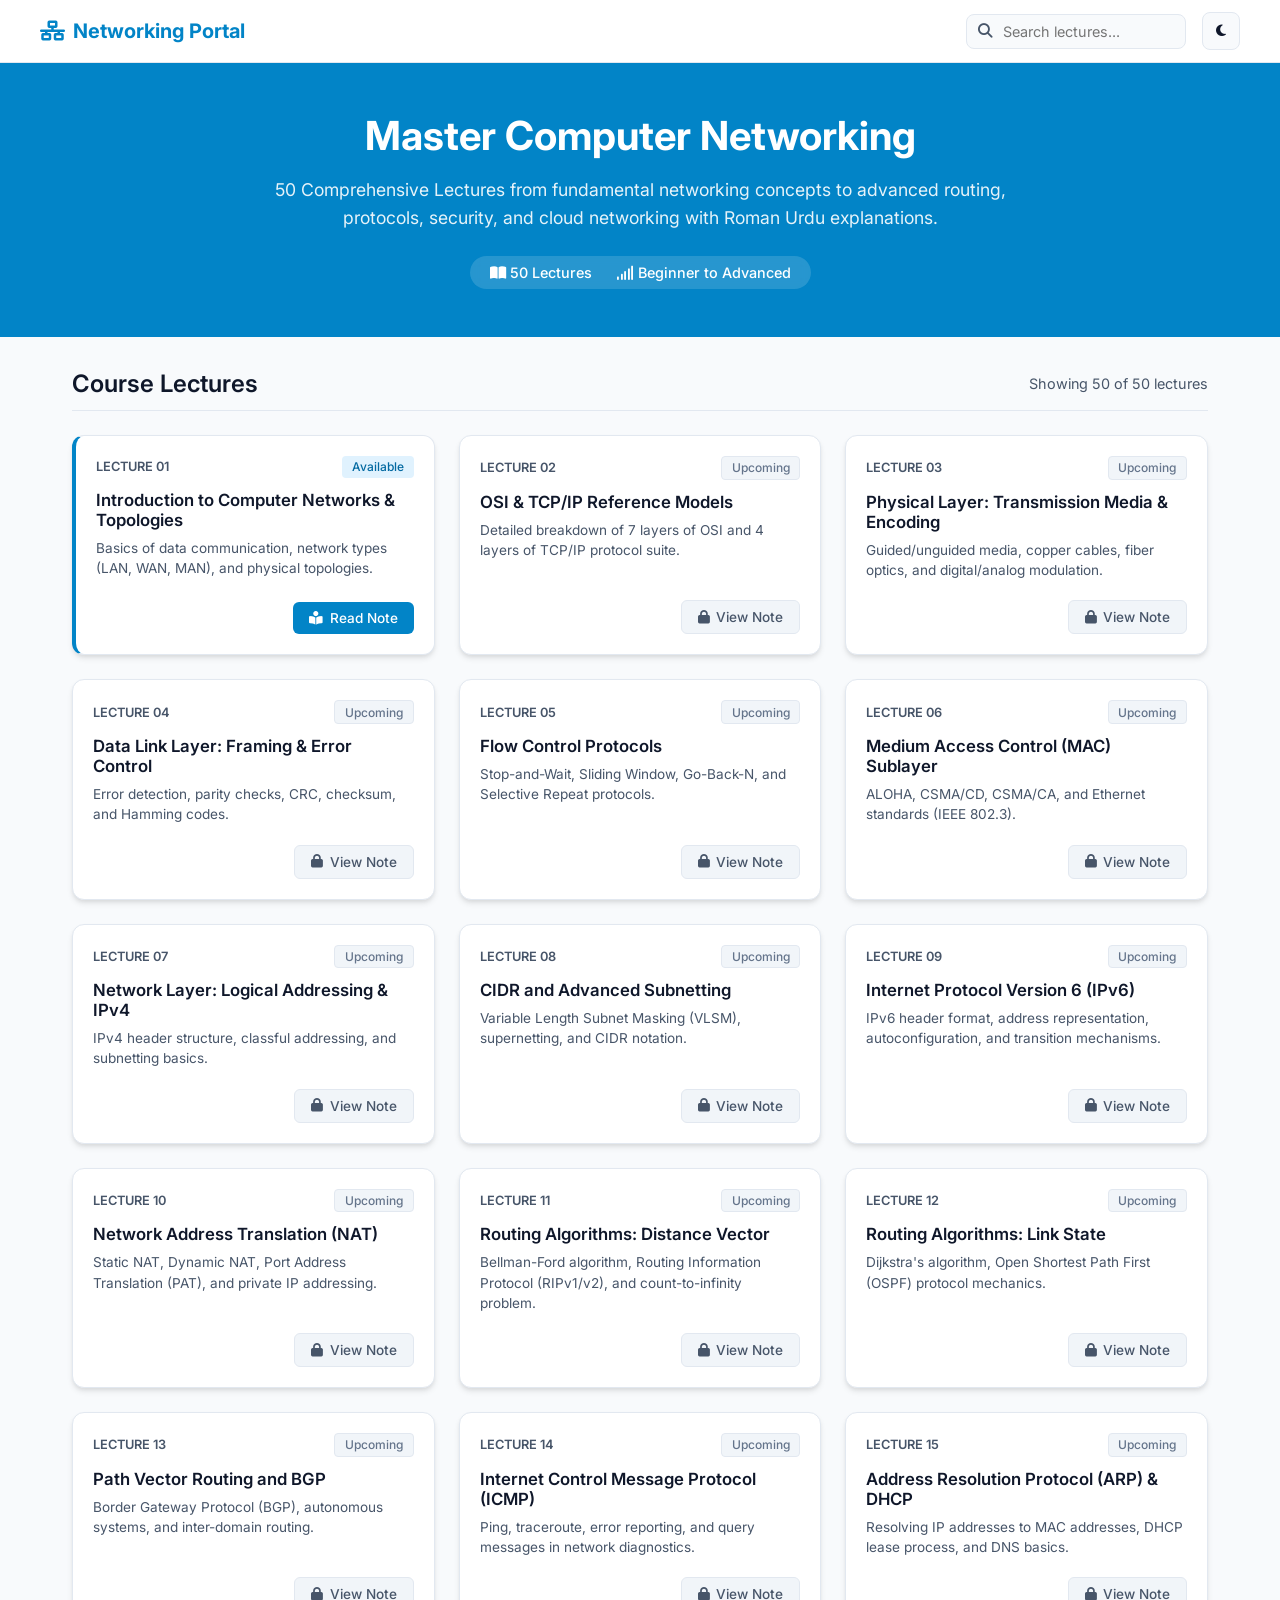
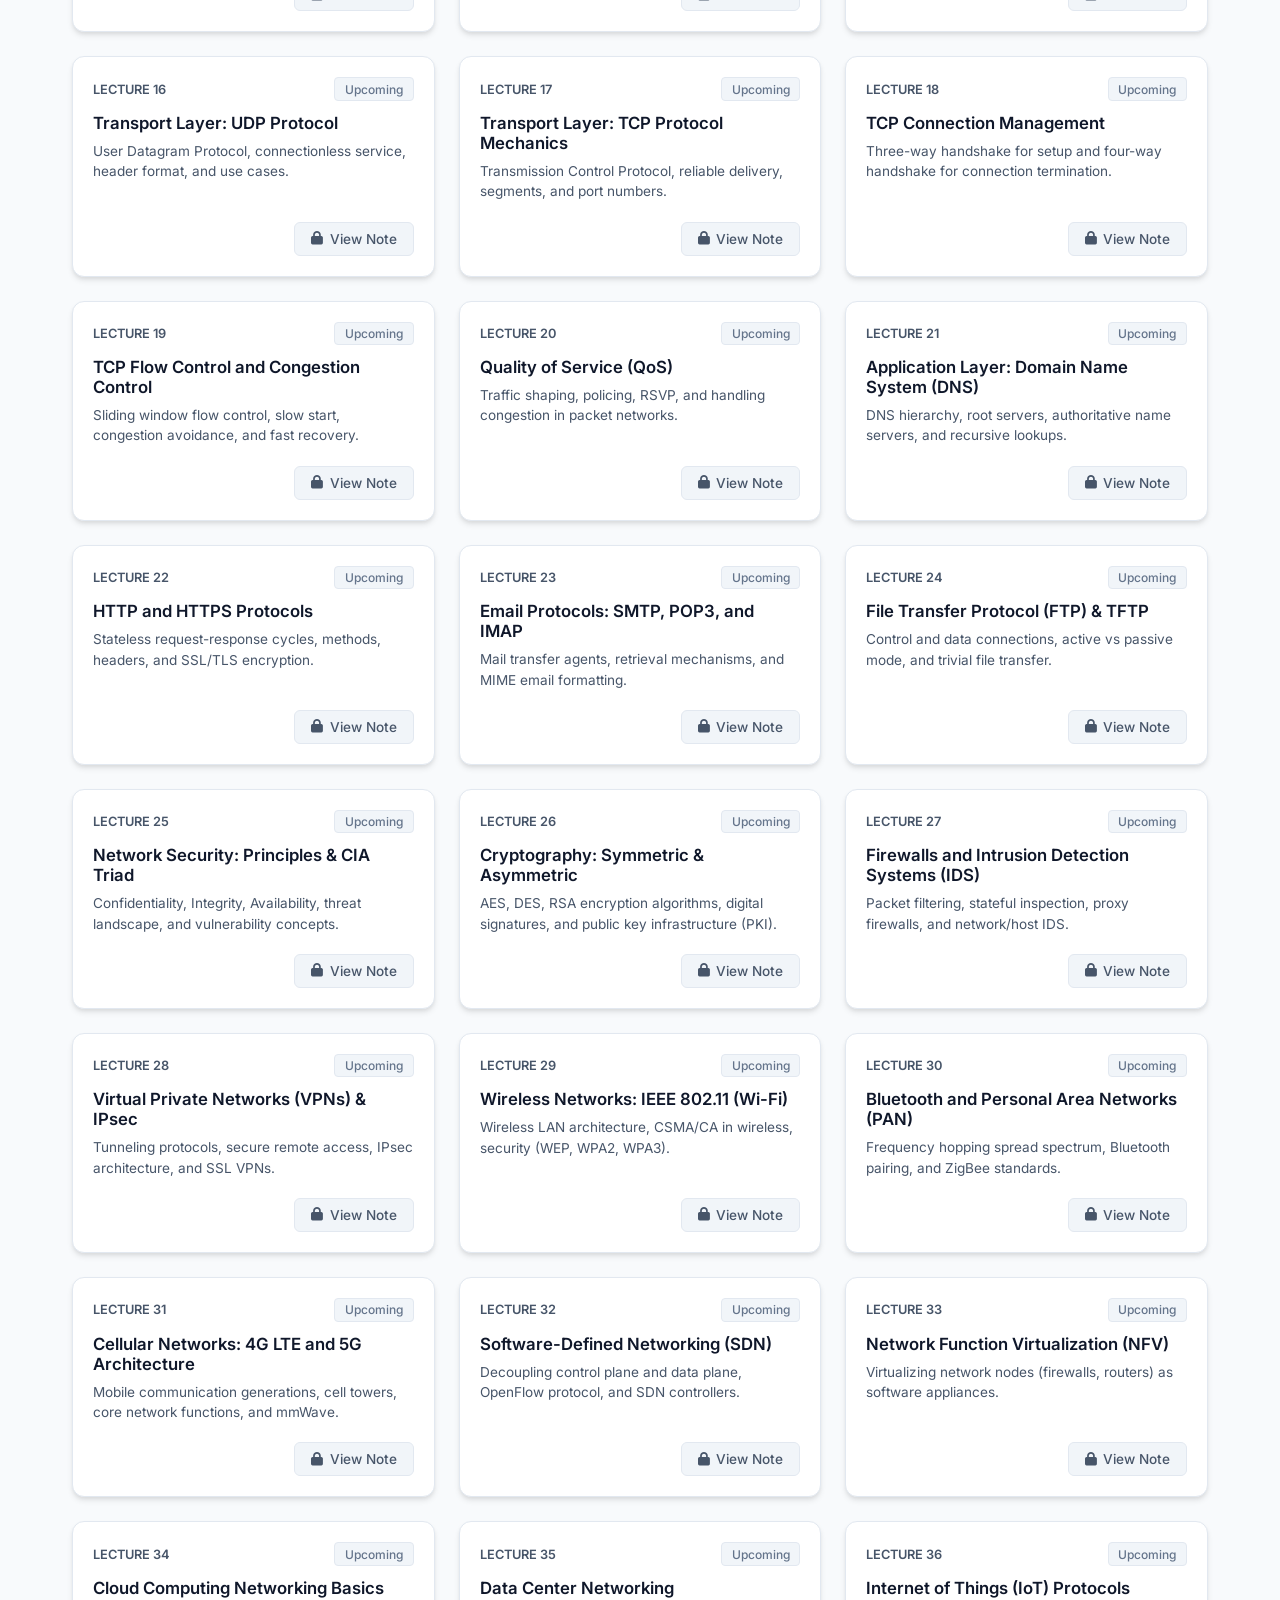
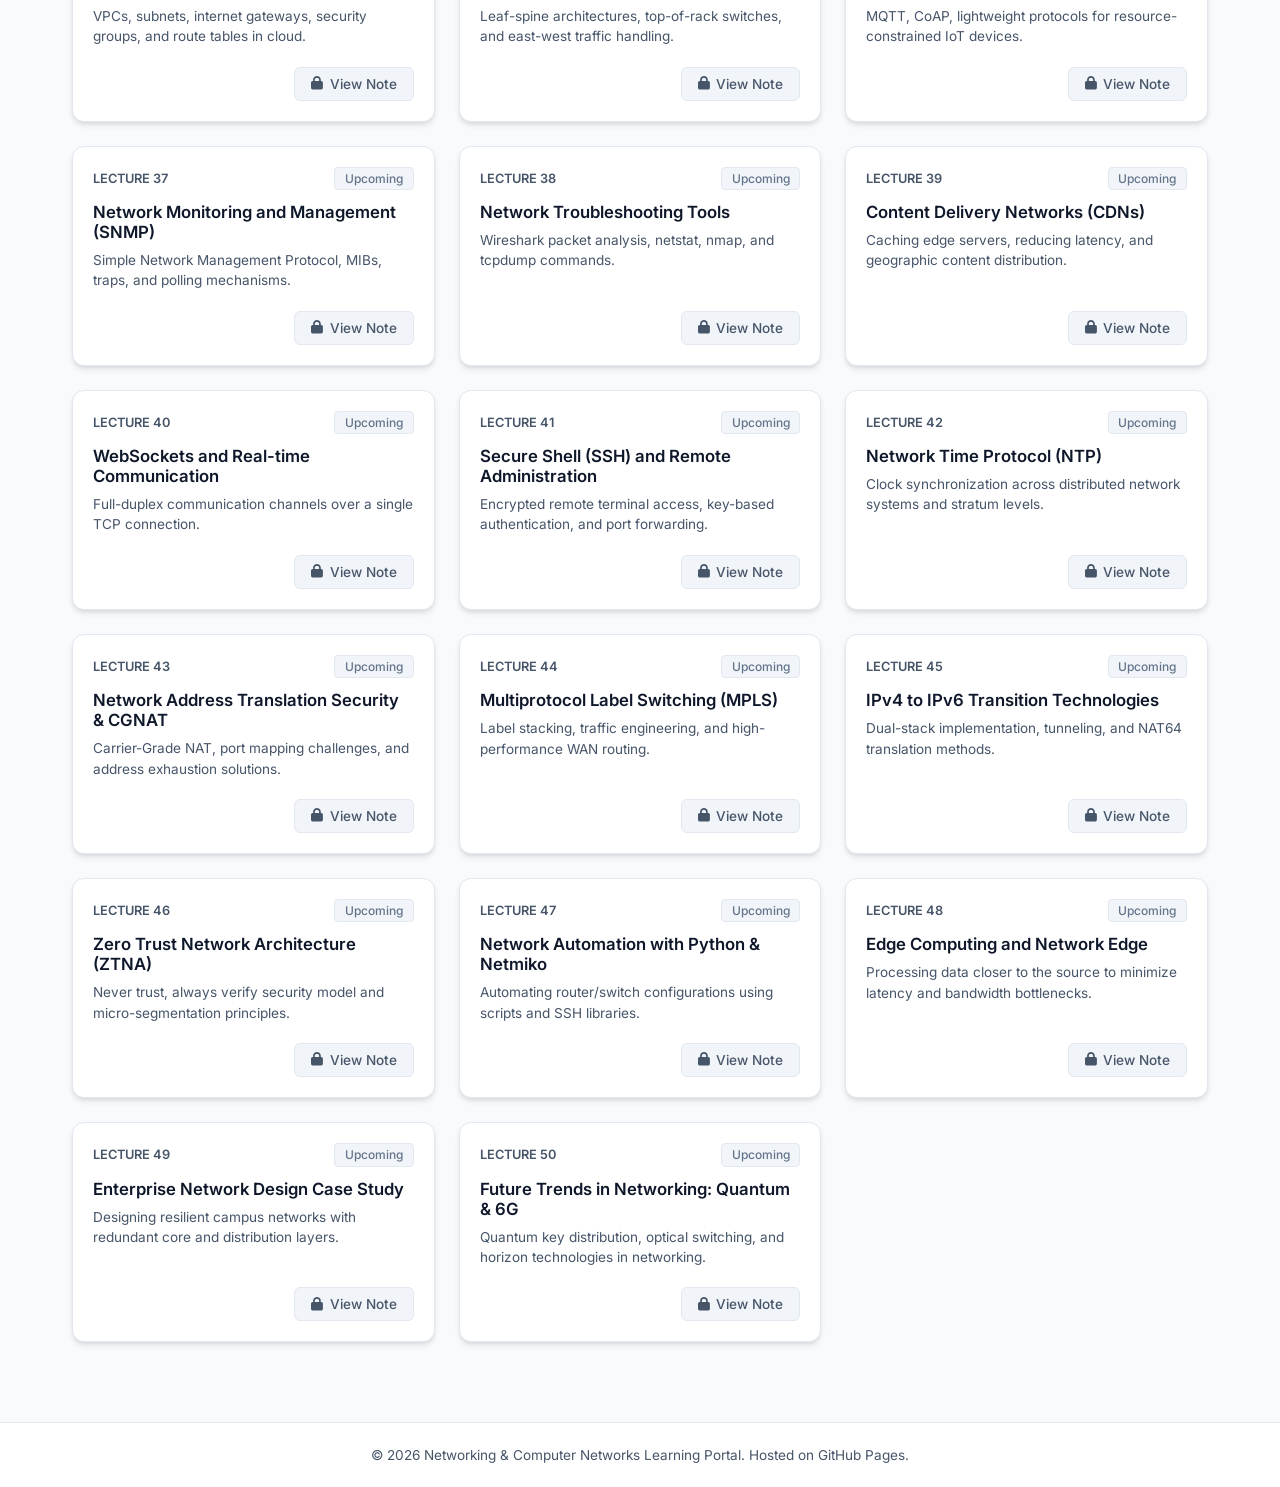
<file: index.html>
<!DOCTYPE html>
<html lang="en" data-theme="light">
<head>
    <meta charset="UTF-8">
    <meta name="viewport" content="width=device-width, initial-scale=1.0">
    <title>Networking & Computer Networks - Learning Portal</title>
    <link rel="stylesheet" href="style.css">
    <!-- FontAwesome for Icons -->
    <link rel="stylesheet" href="https://cdnjs.cloudflare.com/ajax/libs/font-awesome/6.4.0/css/all.min.css">
    <!-- Google Fonts -->
    <link href="https://fonts.googleapis.com/css2?family=Inter:wght@300;400;500;600;700&display=swap" rel="stylesheet">
</head>
<body>

    <!-- Header / Navbar -->
    <header class="navbar">
        <div class="nav-container">
            <div class="logo">
                <i class="fa-solid fa-network-wired"></i>
                <span>Networking Portal</span>
            </div>
            <div class="nav-actions">
                <div class="search-box">
                    <i class="fa-solid fa-search"></i>
                    <input type="text" id="searchInput" placeholder="Search lectures...">
                </div>
                <button id="themeToggle" class="theme-btn" title="Toggle Dark/Light Mode">
                    <i class="fa-solid fa-moon" id="themeIcon"></i>
                </button>
            </div>
        </div>
    </header>

    <!-- Hero Section -->
    <section class="hero">
        <div class="hero-content">
            <h1>Master Computer Networking</h1>
            <p>50 Comprehensive Lectures from fundamental networking concepts to advanced routing, protocols, security, and cloud networking with Roman Urdu explanations.</p>
            <div class="stats-badge">
                <span><i class="fa-solid fa-book-open"></i> 50 Lectures</span>
                <span><i class="fa-solid fa-signal"></i> Beginner to Advanced</span>
            </div>
        </div>
    </section>

    <!-- Main Content: Lecture Grid -->
    <main class="main-container">
        <div class="section-title">
            <h2>Course Lectures</h2>
            <p id="resultCount">Showing all 50 lectures</p>
        </div>

        <div class="lecture-grid" id="lectureGrid">
            <!-- Lectures will be dynamically generated by JavaScript -->
        </div>
    </main>

    <!-- Coming Soon Modal -->
    <div id="comingSoonModal" class="modal">
        <div class="modal-content">
            <span class="close-modal">&times;</span>
            <div class="modal-icon">
                <i class="fa-solid fa-clock"></i>
            </div>
            <h3>Coming Soon!</h3>
            <p>This lecture is currently under development and will be available soon. Stay tuned for updates!</p>
            <button class="modal-btn" id="modalCloseBtn">Got it</button>
        </div>
    </div>

    <!-- Footer -->
    <footer>
        <p>&copy; 2026 Networking & Computer Networks Learning Portal. Hosted on GitHub Pages.</p>
    </footer>

    <script src="main.js"></script>
</body>
</html>
</file>
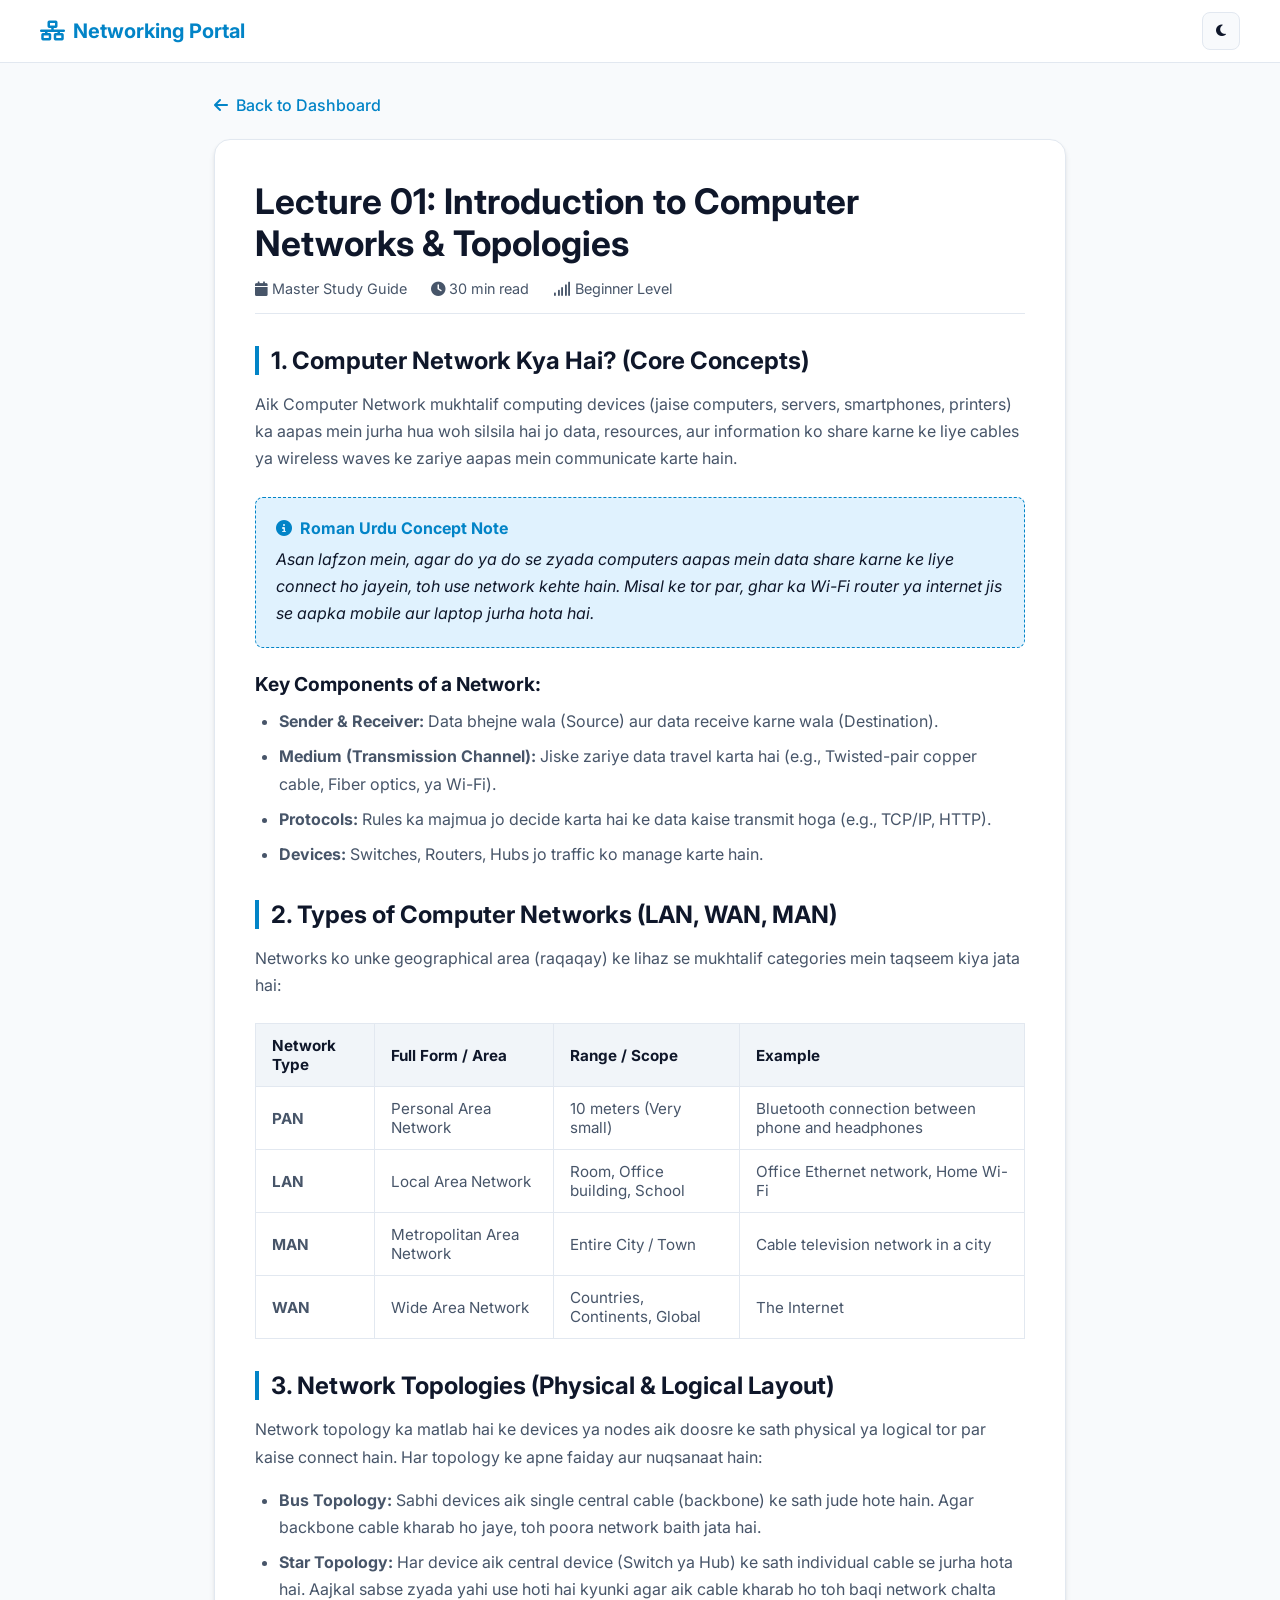
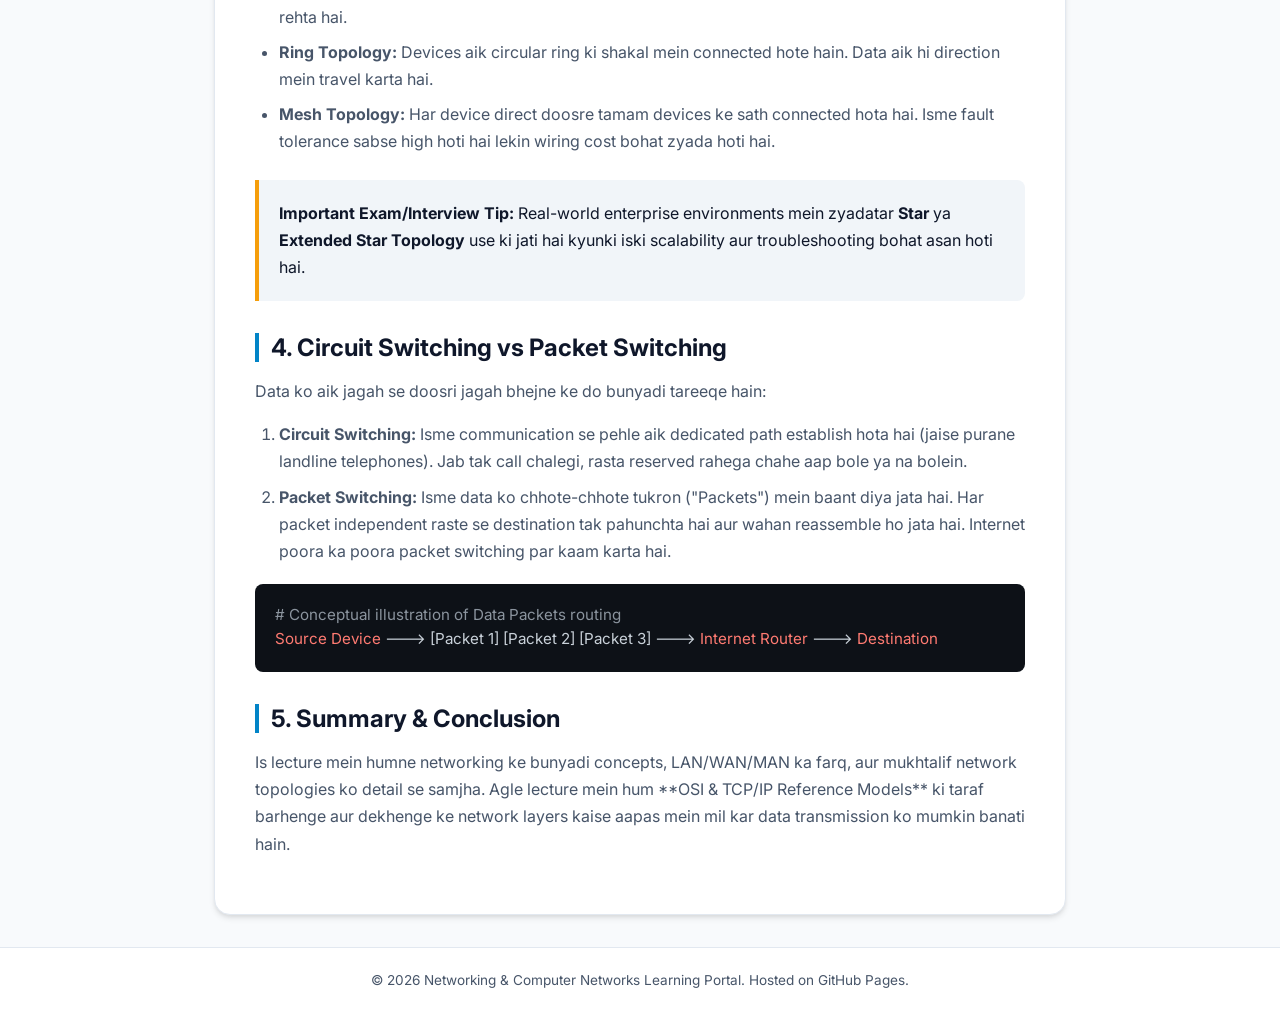
<file: lec-1.html>
<!DOCTYPE html>
<html lang="en" data-theme="light">
<head>
    <meta charset="UTF-8">
    <meta name="viewport" content="width=device-width, initial-scale=1.0">
    <title>Lecture 01: Introduction to Computer Networks & Topologies - Networking Portal</title>
    <link rel="stylesheet" href="style.css">
    <link rel="stylesheet" href="https://cdnjs.cloudflare.com/ajax/libs/font-awesome/6.4.0/css/all.min.css">
    <link href="https://fonts.googleapis.com/css2?family=Inter:wght@300;400;500;600;700&display=swap" rel="stylesheet">
    <style>
        /* Extra styling for lecture study guide */
        .article-container {
            max-width: 900px;
            margin: 2rem auto;
            padding: 0 1.5rem;
        }
        .back-link {
            display: inline-flex;
            align-items: center;
            gap: 0.5rem;
            color: var(--primary-color);
            text-decoration: none;
            font-weight: 500;
            margin-bottom: 1.5rem;
        }
        .back-link:hover {
            text-decoration: underline;
        }
        .study-guide {
            background-color: var(--card-bg);
            border: 1px solid var(--border-color);
            border-radius: 16px;
            padding: 2.5rem;
            box-shadow: var(--shadow);
        }
        .study-guide h1 {
            font-size: 2.2rem;
            margin-bottom: 1rem;
            color: var(--text-primary);
        }
        .meta-info {
            display: flex;
            gap: 1.5rem;
            color: var(--text-secondary);
            font-size: 0.9rem;
            margin-bottom: 2rem;
            padding-bottom: 1rem;
            border-bottom: 1px solid var(--border-color);
        }
        .study-guide h2 {
            font-size: 1.5rem;
            margin-top: 2rem;
            margin-bottom: 1.0rem;
            color: var(--text-primary);
            border-left: 4px solid var(--primary-color);
            padding-left: 0.75rem;
        }
        .study-guide h3 {
            font-size: 1.2rem;
            margin-top: 1.5rem;
            margin-bottom: 0.75rem;
            color: var(--text-primary);
        }
        .study-guide p {
            font-size: 1rem;
            line-height: 1.7;
            color: var(--text-secondary);
            margin-bottom: 1rem;
        }
        .study-guide ul, .study-guide ol {
            margin-bottom: 1.2rem;
            padding-left: 1.5rem;
            color: var(--text-secondary);
            line-height: 1.7;
        }
        .study-guide li {
            margin-bottom: 0.5rem;
        }
        .note-box {
            background-color: var(--upcoming-bg);
            border-left: 4px solid #f59e0b;
            padding: 1.25rem;
            border-radius: 0 8px 8px 0;
            margin: 1.5rem 0;
        }
        .note-box p {
            margin-bottom: 0;
            color: var(--text-primary);
        }
        .roman-urdu {
            background-color: var(--badge-bg);
            border: 1px dashed var(--primary-color);
            padding: 1.25rem;
            border-radius: 8px;
            margin: 1.5rem 0;
        }
        .roman-urdu h4 {
            color: var(--primary-color);
            margin-bottom: 0.5rem;
            display: flex;
            align-items: center;
            gap: 0.5rem;
        }
        .roman-urdu p {
            margin-bottom: 0;
            color: var(--text-primary);
            font-style: italic;
        }
        pre {
            background-color: #0d1117;
            color: #c9d1d9;
            padding: 1.25rem;
            border-radius: 8px;
            overflow-x: auto;
            font-family: 'Courier New', Courier, monospace;
            margin: 1.2rem 0;
            font-size: 0.95rem;
            line-height: 1.5;
        }
        .code-comment { color: #8b949e; }
        .code-keyword { color: #ff7b72; }
        .code-string { color: #a5d6ff; }
        
        table {
            width: 100%;
            border-collapse: collapse;
            margin: 1.5rem 0;
        }
        th, td {
            border: 1px solid var(--border-color);
            padding: 0.75rem 1rem;
            text-align: left;
            font-size: 0.95rem;
        }
        th {
            background-color: var(--upcoming-bg);
            color: var(--text-primary);
        }
        td {
            color: var(--text-secondary);
        }
    </style>
</head>
<body>

    <!-- Header -->
    <header class="navbar">
        <div class="nav-container">
            <div class="logo">
                <i class="fa-solid fa-network-wired"></i>
                <span>Networking Portal</span>
            </div>
            <div class="nav-actions">
                <button id="themeToggle" class="theme-btn" title="Toggle Dark/Light Mode">
                    <i class="fa-solid fa-moon" id="themeIcon"></i>
                </button>
            </div>
        </div>
    </header>

    <div class="article-container">
        <a href="index.html" class="back-link"><i class="fa-solid fa-arrow-left"></i> Back to Dashboard</a>

        <div class="study-guide">
            <h1>Lecture 01: Introduction to Computer Networks & Topologies</h1>
            <div class="meta-info">
                <span><i class="fa-solid fa-calendar"></i> Master Study Guide</span>
                <span><i class="fa-solid fa-clock"></i> 30 min read</span>
                <span><i class="fa-solid fa-signal"></i> Beginner Level</span>
            </div>

            <h2>1. Computer Network Kya Hai? (Core Concepts)</h2>
            <p>Aik Computer Network mukhtalif computing devices (jaise computers, servers, smartphones, printers) ka aapas mein jurha hua woh silsila hai jo data, resources, aur information ko share karne ke liye cables ya wireless waves ke zariye aapas mein communicate karte hain.</p>
            
            <div class="roman-urdu">
                <h4><i class="fa-solid fa-circle-info"></i> Roman Urdu Concept Note</h4>
                <p>Asan lafzon mein, agar do ya do se zyada computers aapas mein data share karne ke liye connect ho jayein, toh use network kehte hain. Misal ke tor par, ghar ka Wi-Fi router ya internet jis se aapka mobile aur laptop jurha hota hai.</p>
            </div>

            <h3>Key Components of a Network:</h3>
            <ul>
                <li><strong>Sender & Receiver:</strong> Data bhejne wala (Source) aur data receive karne wala (Destination).</li>
                <li><strong>Medium (Transmission Channel):</strong> Jiske zariye data travel karta hai (e.g., Twisted-pair copper cable, Fiber optics, ya Wi-Fi).</li>
                <li><strong>Protocols:</strong> Rules ka majmua jo decide karta hai ke data kaise transmit hoga (e.g., TCP/IP, HTTP).</li>
                <li><strong>Devices:</strong> Switches, Routers, Hubs jo traffic ko manage karte hain.</li>
            </ul>

            <h2>2. Types of Computer Networks (LAN, WAN, MAN)</h2>
            <p>Networks ko unke geographical area (raqaqay) ke lihaz se mukhtalif categories mein taqseem kiya jata hai:</p>

            <table>
                <thead>
                    <tr>
                        <th>Network Type</th>
                        <th>Full Form / Area</th>
                        <th>Range / Scope</th>
                        <th>Example</th>
                    </tr>
                </thead>
                <tbody>
                    <tr>
                        <td><strong>PAN</strong></td>
                        <td>Personal Area Network</td>
                        <td>10 meters (Very small)</td>
                        <td>Bluetooth connection between phone and headphones</td>
                    </tr>
                    <tr>
                        <td><strong>LAN</strong></td>
                        <td>Local Area Network</td>
                        <td>Room, Office building, School</td>
                        <td>Office Ethernet network, Home Wi-Fi</td>
                    </tr>
                    <tr>
                        <td><strong>MAN</strong></td>
                        <td>Metropolitan Area Network</td>
                        <td>Entire City / Town</td>
                        <td>Cable television network in a city</td>
                    </tr>
                    <tr>
                        <td><strong>WAN</strong></td>
                        <td>Wide Area Network</td>
                        <td>Countries, Continents, Global</td>
                        <td>The Internet</td>
                    </tr>
                </tbody>
            </table>

            <h2>3. Network Topologies (Physical & Logical Layout)</h2>
            <p>Network topology ka matlab hai ke devices ya nodes aik doosre ke sath physical ya logical tor par kaise connect hain. Har topology ke apne faiday aur nuqsanaat hain:</p>

            <ul>
                <li><strong>Bus Topology:</strong> Sabhi devices aik single central cable (backbone) ke sath jude hote hain. Agar backbone cable kharab ho jaye, toh poora network baith jata hai.</li>
                <li><strong>Star Topology:</strong> Har device aik central device (Switch ya Hub) ke sath individual cable se jurha hota hai. Aajkal sabse zyada yahi use hoti hai kyunki agar aik cable kharab ho toh baqi network chalta rehta hai.</li>
                <li><strong>Ring Topology:</strong> Devices aik circular ring ki shakal mein connected hote hain. Data aik hi direction mein travel karta hai.</li>
                <li><strong>Mesh Topology:</strong> Har device direct doosre tamam devices ke sath connected hota hai. Isme fault tolerance sabse high hoti hai lekin wiring cost bohat zyada hoti hai.</li>
            </ul>

            <div class="note-box">
                <p><strong>Important Exam/Interview Tip:</strong> Real-world enterprise environments mein zyadatar <strong>Star</strong> ya <strong>Extended Star Topology</strong> use ki jati hai kyunki iski scalability aur troubleshooting bohat asan hoti hai.</p>
            </div>

            <h2>4. Circuit Switching vs Packet Switching</h2>
            <p>Data ko aik jagah se doosri jagah bhejne ke do bunyadi tareeqe hain:</p>
            <ol>
                <li><strong>Circuit Switching:</strong> Isme communication se pehle aik dedicated path establish hota hai (jaise purane landline telephones). Jab tak call chalegi, rasta reserved rahega chahe aap bole ya na bolein.</li>
                <li><strong>Packet Switching:</strong> Isme data ko chhote-chhote tukron ("Packets") mein baant diya jata hai. Har packet independent raste se destination tak pahunchta hai aur wahan reassemble ho jata hai. Internet poora ka poora packet switching par kaam karta hai.</li>
            </ol>

            <pre><code><span class="code-comment"># Conceptual illustration of Data Packets routing</span>
<span class="code-keyword">Source Device</span> ---> [Packet 1] [Packet 2] [Packet 3] ---> <span class="code-keyword">Internet Router</span> ---> <span class="code-keyword">Destination</span></code></pre>

            <h2>5. Summary & Conclusion</h2>
            <p>Is lecture mein humne networking ke bunyadi concepts, LAN/WAN/MAN ka farq, aur mukhtalif network topologies ko detail se samjha. Agle lecture mein hum **OSI & TCP/IP Reference Models** ki taraf barhenge aur dekhenge ke network layers kaise aapas mein mil kar data transmission ko mumkin banati hain.</p>
        </div>
    </div>

    <footer>
        <p>&copy; 2026 Networking & Computer Networks Learning Portal. Hosted on GitHub Pages.</p>
    </footer>

    <script>
        // Simple Theme Toggle for Lecture page
        const themeToggle = document.getElementById("themeToggle");
        const themeIcon = document.getElementById("themeIcon");
        const currentTheme = localStorage.getItem("theme") || "light";
        document.documentElement.setAttribute("data-theme", currentTheme);
        if(currentTheme === "dark") themeIcon.className = "fa-solid fa-sun";

        themeToggle.addEventListener("click", () => {
            let theme = document.documentElement.getAttribute("data-theme");
            let newTheme = theme === "light" ? "dark" : "light";
            document.documentElement.setAttribute("data-theme", newTheme);
            localStorage.setItem("theme", newTheme);
            themeIcon.className = newTheme === "dark" ? "fa-solid fa-sun" : "fa-solid fa-moon";
        });
    </script>
</body>
</html>
</file>
<file: style.css>
/* CSS Variables for Light & Dark Themes */
:root[data-theme="light"] {
    --bg-color: #f8fafc;
    --card-bg: #ffffff;
    --text-primary: #0f172a;
    --text-secondary: #475569;
    --border-color: #e2e8f0;
    --primary-color: #0284c7;
    --primary-hover: #0369a1;
    --badge-bg: #e0f2fe;
    --badge-text: #0369a1;
    --upcoming-bg: #f1f5f9;
    --upcoming-text: #64748b;
    --shadow: 0 4px 6px -1px rgba(0, 0, 0, 0.1), 0 2px 4px -1px rgba(0, 0, 0, 0.06);
    --modal-bg: rgba(0, 0, 0, 0.5);
}

:root[data-theme="dark"] {
    --bg-color: #0f172a;
    --card-bg: #1e293b;
    --text-primary: #f8fafc;
    --text-secondary: #94a3b8;
    --border-color: #334155;
    --primary-color: #38bdf8;
    --primary-hover: #0ea5e9;
    --badge-bg: rgba(56, 189, 248, 0.15);
    --badge-text: #7dd3fc;
    --upcoming-bg: #0f172a;
    --upcoming-text: #64748b;
    --shadow: 0 4px 6px -1px rgba(0, 0, 0, 0.3);
    --modal-bg: rgba(0, 0, 0, 0.7);
}

* {
    margin: 0;
    padding: 0;
    box-sizing: border-box;
    font-family: 'Inter', sans-serif;
    transition: background-color 0.3s ease, color 0.3s ease, border-color 0.3s ease;
}

body {
    background-color: var(--bg-color);
    color: var(--text-primary);
    min-height: 100vh;
    display: flex;
    flex-direction: column;
}

/* Navbar */
.navbar {
    background-color: var(--card-bg);
    border-bottom: 1px solid var(--border-color);
    position: sticky;
    top: 0;
    z-index: 100;
    padding: 0.75rem 2rem;
}

.nav-container {
    max-width: 1200px;
    margin: 0 auto;
    display: flex;
    align-items: center;
    justify-content: space-between;
}

.logo {
    display: flex;
    align-items: center;
    gap: 0.5rem;
    font-size: 1.25rem;
    font-weight: 700;
    color: var(--primary-color);
}

.nav-actions {
    display: flex;
    align-items: center;
    gap: 1rem;
}

.search-box {
    position: relative;
    display: flex;
    align-items: center;
}

.search-box i {
    position: absolute;
    left: 12px;
    color: var(--text-secondary);
    font-size: 0.9rem;
}

.search-box input {
    padding: 0.5rem 0.75rem 0.5rem 2.25rem;
    border-radius: 8px;
    border: 1px solid var(--border-color);
    background-color: var(--bg-color);
    color: var(--text-primary);
    font-size: 0.9rem;
    width: 220px;
    outline: none;
}

.search-box input:focus {
    border-color: var(--primary-color);
}

.theme-btn {
    background: var(--bg-color);
    border: 1px solid var(--border-color);
    color: var(--text-primary);
    width: 38px;
    height: 38px;
    border-radius: 8px;
    cursor: pointer;
    display: flex;
    align-items: center;
    justify-content: center;
}

.theme-btn:hover {
    border-color: var(--primary-color);
}

/* Hero Section */
.hero {
    background: linear-gradient(135deg, var(--primary-color), #0284c7);
    color: white;
    padding: 3rem 2rem;
    text-align: center;
}

.hero-content {
    max-width: 800px;
    margin: 0 auto;
}

.hero h1 {
    font-size: 2.5rem;
    margin-bottom: 1rem;
    font-weight: 700;
}

.hero p {
    font-size: 1.1rem;
    margin-bottom: 1.5rem;
    opacity: 0.9;
    line-height: 1.6;
}

.stats-badge {
    display: inline-flex;
    gap: 1.5rem;
    background: rgba(255, 255, 255, 0.15);
    padding: 0.5rem 1.25rem;
    border-radius: 50px;
    backdrop-filter: blur(5px);
    font-size: 0.9rem;
    font-weight: 500;
}

/* Main Container */
.main-container {
    max-width: 1200px;
    margin: 2rem auto;
    padding: 0 2rem;
    flex: 1;
    width: 100%;
}

.section-title {
    display: flex;
    justify-content: space-between;
    align-items: center;
    margin-bottom: 1.5rem;
    border-bottom: 1px solid var(--border-color);
    padding-bottom: 0.75rem;
}

.section-title h2 {
    font-size: 1.5rem;
    font-weight: 600;
}

.section-title p {
    font-size: 0.9rem;
    color: var(--text-secondary);
}

/* Lecture Grid */
.lecture-grid {
    display: grid;
    grid-template-columns: repeat(auto-fill, minmax(280px, 1fr));
    gap: 1.5rem;
    margin-bottom: 3rem;
}

.lecture-card {
    background-color: var(--card-bg);
    border: 1px solid var(--border-color);
    border-radius: 12px;
    padding: 1.25rem;
    box-shadow: var(--shadow);
    display: flex;
    flex-direction: column;
    justify-content: space-between;
    position: relative;
    overflow: hidden;
}

.lecture-card.active {
    border-left: 4px solid var(--primary-color);
}

.card-header {
    display: flex;
    justify-content: space-between;
    align-items: center;
    margin-bottom: 0.75rem;
}

.lecture-num {
    font-size: 0.8rem;
    font-weight: 600;
    color: var(--text-secondary);
    text-transform: uppercase;
}

.status-badge {
    font-size: 0.75rem;
    padding: 0.2rem 0.6rem;
    border-radius: 4px;
    font-weight: 500;
}

.status-badge.available {
    background-color: var(--badge-bg);
    color: var(--badge-text);
}

.status-badge.upcoming {
    background-color: var(--upcoming-bg);
    color: var(--upcoming-text);
    border: 1px solid var(--border-color);
}

.lecture-card h3 {
    font-size: 1.05rem;
    font-weight: 600;
    margin-bottom: 0.5rem;
    color: var(--text-primary);
}

.lecture-card p {
    font-size: 0.85rem;
    color: var(--text-secondary);
    margin-bottom: 1.25rem;
    line-height: 1.5;
}

.card-footer {
    display: flex;
    justify-content: flex-end;
}

.btn {
    padding: 0.5rem 1rem;
    border-radius: 6px;
    font-size: 0.85rem;
    font-weight: 500;
    cursor: pointer;
    text-decoration: none;
    display: inline-flex;
    align-items: center;
    gap: 0.4rem;
}

.btn-primary {
    background-color: var(--primary-color);
    color: white;
    border: none;
}

.btn-primary:hover {
    background-color: var(--primary-hover);
}

.btn-secondary {
    background-color: var(--upcoming-bg);
    color: var(--text-secondary);
    border: 1px solid var(--border-color);
}

.btn-secondary:hover {
    border-color: var(--text-secondary);
}

/* Modal Styling */
.modal {
    display: none;
    position: fixed;
    z-index: 1000;
    left: 0;
    top: 0;
    width: 100%;
    height: 100%;
    background-color: var(--modal-bg);
    backdrop-filter: blur(4px);
    align-items: center;
    justify-content: center;
}

.modal-content {
    background-color: var(--card-bg);
    border: 1px solid var(--border-color);
    padding: 2rem;
    border-radius: 16px;
    width: 90%;
    max-width: 400px;
    text-align: center;
    position: relative;
    box-shadow: 0 20px 25px -5px rgba(0, 0, 0, 0.2);
    animation: modalScale 0.3s ease;
}

@keyframes modalScale {
    from { transform: scale(0.9); opacity: 0; }
    to { transform: scale(1); opacity: 1; }
}

.close-modal {
    position: absolute;
    top: 1rem;
    right: 1.25rem;
    font-size: 1.5rem;
    color: var(--text-secondary);
    cursor: pointer;
}

.close-modal:hover {
    color: var(--text-primary);
}

.modal-icon {
    font-size: 2.5rem;
    color: var(--primary-color);
    margin-bottom: 1rem;
}

.modal-content h3 {
    font-size: 1.25rem;
    margin-bottom: 0.5rem;
}

.modal-content p {
    font-size: 0.9rem;
    color: var(--text-secondary);
    margin-bottom: 1.5rem;
    line-height: 1.5;
}

.modal-btn {
    background-color: var(--primary-color);
    color: white;
    border: none;
    padding: 0.6rem 1.5rem;
    border-radius: 8px;
    font-weight: 500;
    cursor: pointer;
}

.modal-btn:hover {
    background-color: var(--primary-hover);
}

/* Footer */
footer {
    text-align: center;
    padding: 1.5rem;
    border-top: 1px solid var(--border-color);
    background-color: var(--card-bg);
    color: var(--text-secondary);
    font-size: 0.85rem;
}

/* Responsive */
@media (max-width: 768px) {
    .nav-container {
        flex-direction: column;
        gap: 0.75rem;
    }
    .search-box input {
        width: 100%;
    }
    .hero h1 {
        font-size: 2rem;
    }
}
</file>
